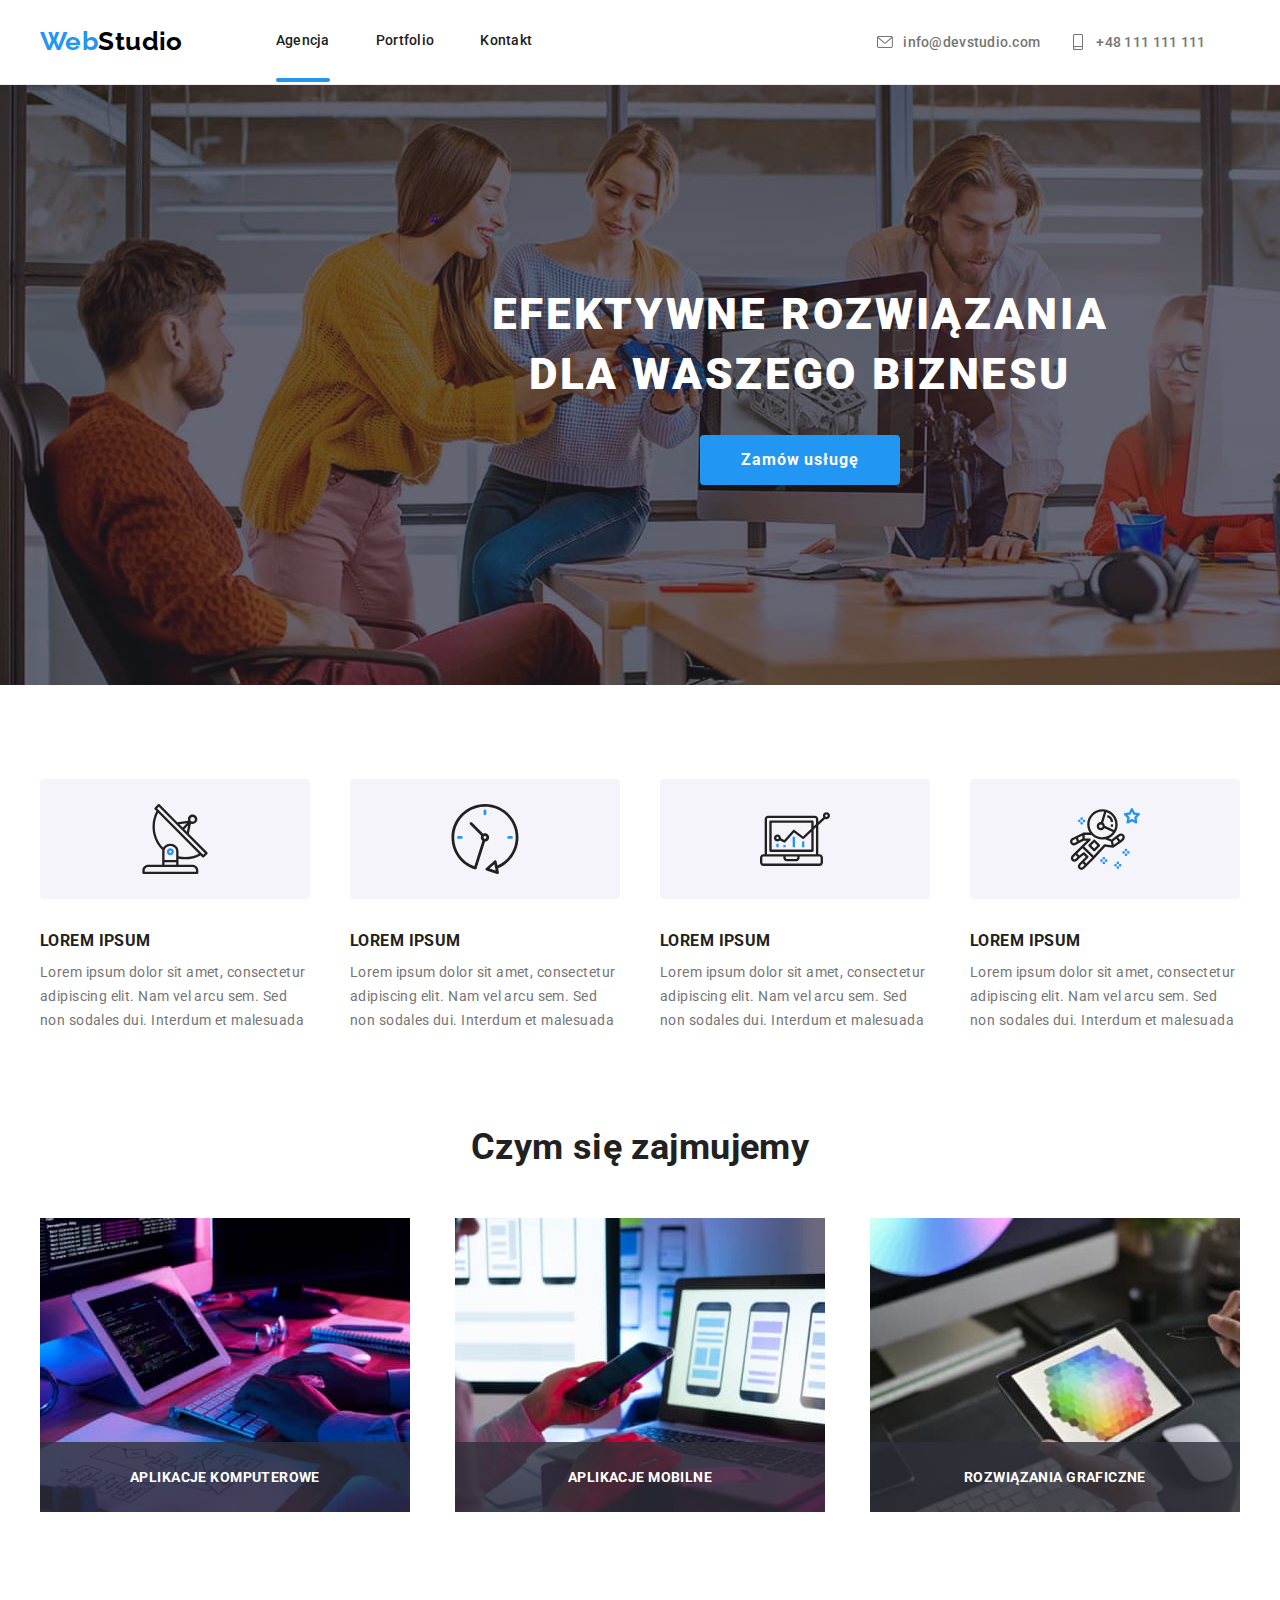
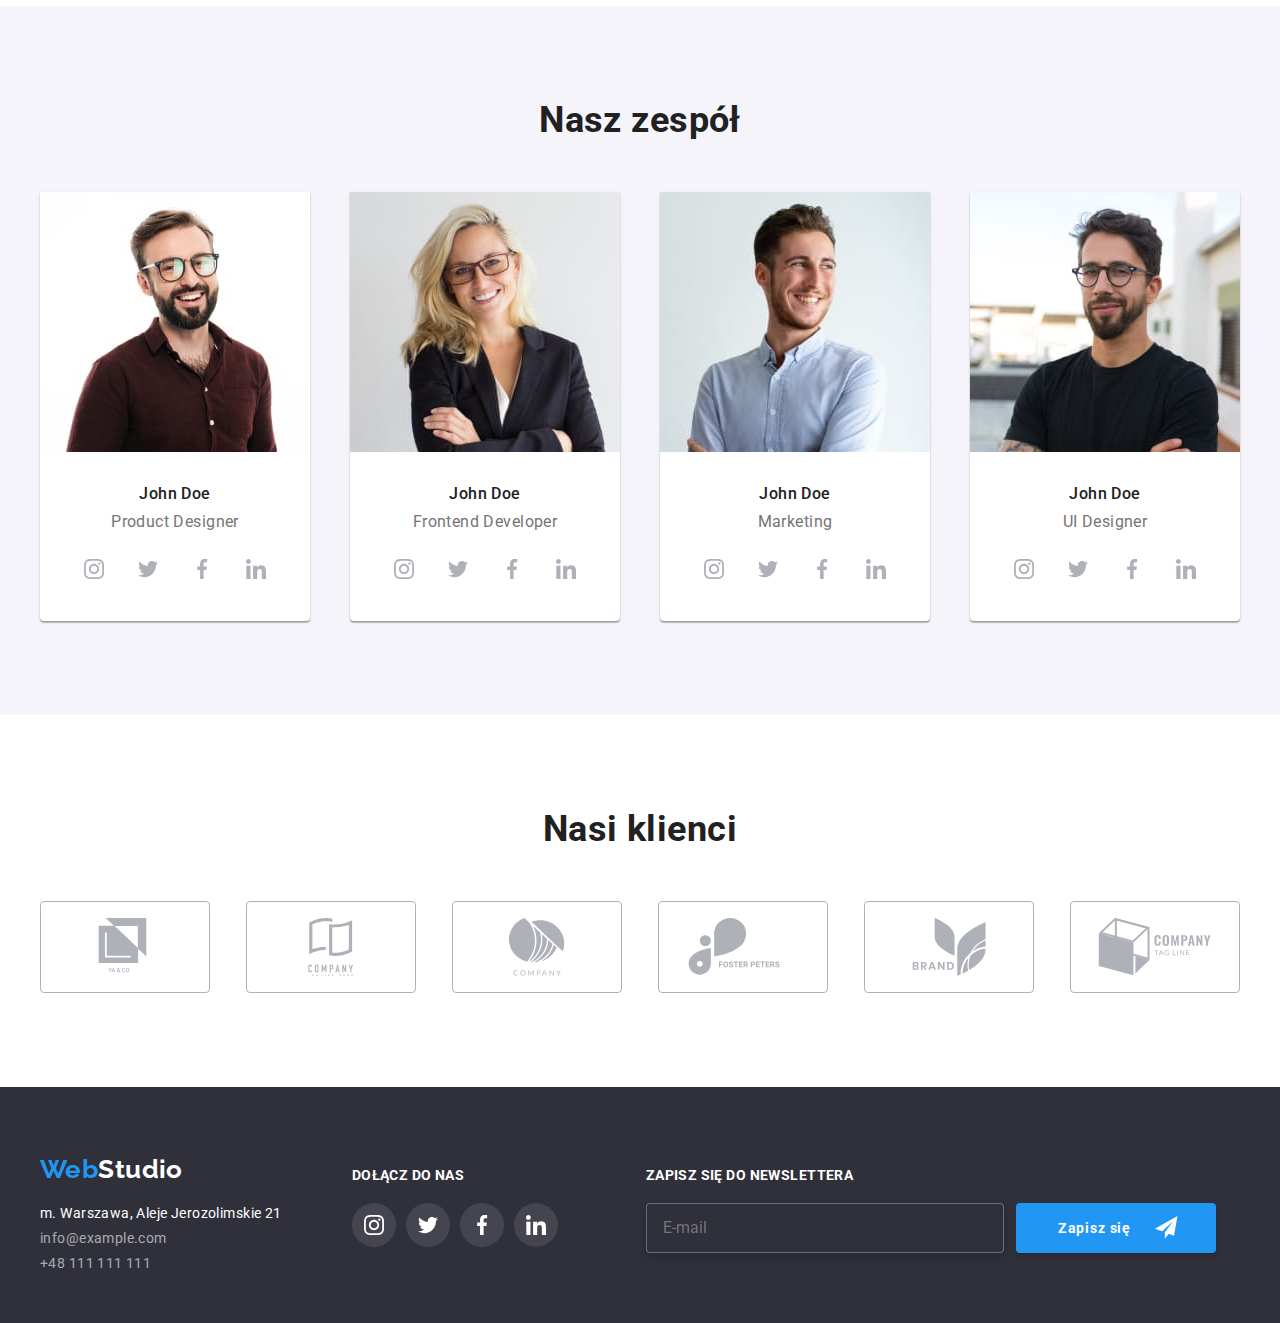
<file: index.html>
<!DOCTYPE html>
<html lang="en">
  <head>
    <meta charset="UTF-8" />
    <meta http-equiv="X-UA-Compatible" content="IE=edge" />
    <meta name="viewport" content="width=ć, initial-scale=1.0" />
    <link rel="stylesheet" href="./css/modern-normalize.css" />
    <link rel="preconnect" href="https://fonts.googleapis.com" />
    <link rel="preconnect" href="https://fonts.gstatic.com" crossorigin />
    <link
      href="https://fonts.googleapis.com/css2?family=Raleway:wght@700&family=Roboto:wght@400;500;700;900&display=swap"
      rel="stylesheet"
    />
    <link rel="stylesheet" href="./css/styles.css" />
    <title>Main pages</title>
  </head>
  <body>
    <header>
      <div class="container">
        <a class="logo logo-web" href="./index.html"
          >Web<span class="logo logo-studio-black">Studio</span></a
        >
        <nav>
          <ul class="navigation">
            <li><a class="link current" href="#agency">Agencja</a></li>
            <li><a class="link" href="./portfolio.html">Portfolio</a></li>
            <li><a class="link" href="./#contact">Kontakt</a></li>
          </ul>
        </nav>
        <ul class="contacts-header">
          <li>
            <a class="contact" href="mailto:info@devstudio.com">
              <svg class="icon-header">
                <use href="./images/symbol-defs.svg#icon-envelope"></use>
              </svg>
              info@devstudio.com
            </a>
          </li>
          <li>
            <a class="contact" href="tel:+48111111111">
              <svg class="icon-header">
                <use href="./images/symbol-defs.svg#icon-phone"></use>
              </svg>
              +48 111 111 111
            </a>
          </li>
        </ul>
      </div>
    </header>

    <main>
      <section class="order">
        <div class="container order-container">
          <h1>EFEKTYWNE ROZWIĄZANIA DLA WASZEGO BIZNESU</h1>
          <button type="button" data-modal-open>Zamów usługę</button>
        </div>
      </section>
      <section class="features-padding section">
        <div class="container">
          <ul class="features">
            <li>
              <svg class="rectangle-features">
                <use href="./images/symbol-defs.svg#icon-antenna"></use>
              </svg>
              <h3>LOREM IPSUM</h3>
              <p>
                Lorem ipsum dolor sit amet, consectetur adipiscing elit. Nam vel arcu sem. Sed non
                sodales dui. Interdum et malesuada
              </p>
            </li>
            <li>
              <svg class="rectangle-features">
                <use href="./images/symbol-defs.svg#icon-clock"></use>
              </svg>
              <h3>LOREM IPSUM</h3>
              <p>
                Lorem ipsum dolor sit amet, consectetur adipiscing elit. Nam vel arcu sem. Sed non
                sodales dui. Interdum et malesuada
              </p>
            </li>
            <li>
              <svg class="rectangle-features">
                <use href="./images/symbol-defs.svg#icon-diagram"></use>
              </svg>
              <h3>lOREM IPSUM</h3>
              <p>
                Lorem ipsum dolor sit amet, consectetur adipiscing elit. Nam vel arcu sem. Sed non
                sodales dui. Interdum et malesuada
              </p>
            </li>
            <li>
              <svg class="rectangle-features">
                <use href="./images/symbol-defs.svg#icon-astronaut"></use>
              </svg>
              <h3>LOREm IPSUM</h3>
              <p>
                Lorem ipsum dolor sit amet, consectetur adipiscing elit. Nam vel arcu sem. Sed non
                sodales dui. Interdum et malesuada
              </p>
            </li>
          </ul>
        </div>
      </section>
      <section class="section">
        <div class="container what-we-do">
          <h2>Czym się zajmujemy</h2>
          <ul class="what-we-do-gallery">
            <li>
              <img src="images/img1.jpg" alt="Komputer" width="370" height="294" />
              <p class="label">Aplikacje Komputerowe</p>
            </li>
            <li>
              <img src="images/img2.jpg" alt="Telefon" width="370" height="294" />
              <p class="label">Aplikacje Mobilne</p>
            </li>
            <li>
              <img src="images/img3.jpg" alt="Tablet" width="370" height="294" />
              <p class="label">Rozwiązania graficzne</p>
            </li>
          </ul>
        </div>
      </section>
      <section class="section agency" id="agency">
        <div class="container">
          <h2>Nasz zespół</h2>
          <ul class="agency-gallery">
            <li>
              <img src="images/imgteam1.jpg" alt="Mężczyzna, John Doe" width="270" height="260" />
              <h3>John Doe</h3>
              <p>Product Designer</p>
              <ul class="agency-social-link">
                <li>
                  <a href="" class="social-item">
                    <svg class="icon-social-link" width="20" height="20">
                      <use href="./images/symbol-defs.svg#icon-instagram"></use>
                    </svg>
                  </a>
                </li>
                <li>
                  <a href="" class="social-item">
                    <svg class="icon-social-link" width="20" height="20">
                      <use href="./images/symbol-defs.svg#icon-twitter"></use>
                    </svg>
                  </a>
                </li>
                <li>
                  <a href="" class="social-item">
                    <svg class="icon-social-link" width="20" height="20">
                      <use href="./images/symbol-defs.svg#icon-facebook"></use>
                    </svg>
                  </a>
                </li>
                <li>
                  <a href="" class="social-item">
                    <svg class="icon-social-link" width="20" height="20">
                      <use href="./images/symbol-defs.svg#icon-linkedin"></use>
                    </svg>
                  </a>
                </li>
              </ul>
            </li>
            <li>
              <img src="images/imgteam2.jpg" alt="Kobieta, John Doe" width="270" height="260" />
              <h3>John Doe</h3>
              <p>Frontend Developer</p>
              <ul class="agency-social-link">
                <li>
                  <a href="" class="social-item">
                    <svg class="icon-social-link" width="20" height="20">
                      <use href="./images/symbol-defs.svg#icon-instagram"></use>
                    </svg>
                  </a>
                </li>
                <li>
                  <a href="" class="social-item">
                    <svg class="icon-social-link" width="20" height="20">
                      <use href="./images/symbol-defs.svg#icon-twitter"></use>
                    </svg>
                  </a>
                </li>
                <li>
                  <a href="" class="social-item">
                    <svg class="icon-social-link" width="20" height="20">
                      <use href="./images/symbol-defs.svg#icon-facebook"></use>
                    </svg>
                  </a>
                </li>
                <li>
                  <a href="" class="social-item">
                    <svg class="icon-social-link" width="20" height="20">
                      <use href="./images/symbol-defs.svg#icon-linkedin"></use>
                    </svg>
                  </a>
                </li>
              </ul>
            </li>
            <li>
              <img src="images/imgteam3.jpg" alt="Mężczyzna, John Doe" width="270" height="260" />
              <h3>John Doe</h3>
              <p>Marketing</p>
              <ul class="agency-social-link">
                <li>
                  <a href="" class="social-item">
                    <svg class="icon-social-link" width="20" height="20">
                      <use href="./images/symbol-defs.svg#icon-instagram"></use>
                    </svg>
                  </a>
                </li>
                <li>
                  <a href="" class="social-item">
                    <svg class="icon-social-link" width="20" height="20">
                      <use href="./images/symbol-defs.svg#icon-twitter"></use>
                    </svg>
                  </a>
                </li>
                <li>
                  <a href="" class="social-item">
                    <svg class="icon-social-link" width="20" height="20">
                      <use href="./images/symbol-defs.svg#icon-facebook"></use>
                    </svg>
                  </a>
                </li>
                <li>
                  <a href="" class="social-item">
                    <svg class="icon-social-link" width="20" height="20">
                      <use href="./images/symbol-defs.svg#icon-linkedin"></use>
                    </svg>
                  </a>
                </li>
              </ul>
            </li>
            <li>
              <img src="images/imgteam4.jpg" alt="Mężczyzna, John Doe" width="270" height="260" />
              <h3>John Doe</h3>
              <p>UI Designer</p>
              <ul class="agency-social-link">
                <li>
                  <a href="" class="social-item">
                    <svg class="icon-social-link" width="20" height="20">
                      <use href="./images/symbol-defs.svg#icon-instagram"></use>
                    </svg>
                  </a>
                </li>
                <li>
                  <a href="" class="social-item">
                    <svg class="icon-social-link" width="20" height="20">
                      <use href="./images/symbol-defs.svg#icon-twitter"></use>
                    </svg>
                  </a>
                </li>
                <li>
                  <a href="" class="social-item">
                    <svg class="icon-social-link" width="20" height="20">
                      <use href="./images/symbol-defs.svg#icon-facebook"></use>
                    </svg>
                  </a>
                </li>
                <li>
                  <a href="" class="social-item">
                    <svg class="icon-social-link" width="20" height="20">
                      <use href="./images/symbol-defs.svg#icon-linkedin"></use>
                    </svg>
                  </a>
                </li>
              </ul>
            </li>
          </ul>
        </div>
      </section>
      <section class="section our-customers">
        <div class="container">
          <h2>Nasi klienci</h2>
          <ul class="list-customers">
            <li>
              <a href="">
                <svg class="rectangle-customers">
                  <use href="./images/symbol-defs.svg#icon-logo1"></use>
                </svg>
              </a>
            </li>
            <li>
              <a href="">
                <svg class="rectangle-customers">
                  <use href="./images/symbol-defs.svg#icon-logo2"></use>
                </svg>
              </a>
            </li>
            <li>
              <a href="">
                <svg class="rectangle-customers">
                  <use href="./images/symbol-defs.svg#icon-logo3"></use>
                </svg>
              </a>
            </li>
            <li>
              <a href="">
                <svg class="rectangle-customers">
                  <use href="./images/symbol-defs.svg#icon-logo4"></use>
                </svg>
              </a>
            </li>
            <li>
              <a href="">
                <svg class="rectangle-customers">
                  <use href="./images/symbol-defs.svg#icon-logo5"></use>
                </svg>
              </a>
            </li>
            <li>
              <a href="">
                <svg class="rectangle-customers">
                  <use href="./images/symbol-defs.svg#icon-logo6"></use>
                </svg>
              </a>
            </li>
          </ul>
        </div>
      </section>
    </main>

    <footer class="contacts" id="contact">
      <div class="container">
        <div>
          <a class="logo logo-web" href="./index.html"
            >Web<span class="logo logo-studio-white">Studio</span>
          </a>
          <ul class="contacts-footer">
            <li><address>m. Warszawa, Aleje Jerozolimskie 21</address></li>
            <li><a class="contact" href="mailto:info@example.com">info@example.com</a></li>
            <li><a class="contact" href="tel:48111111111">+48 111 111 111</a></li>
          </ul>
        </div>
        <div class="footer-socialmedia">
          <p>Dołącz do nas</p>
          <ul class="footer-socialmedia-list">
            <li>
              <a class="footer-socialmedia-link" href="#">
                <svg class="icon-socialmedia" width="20" height="20">
                  <use href="./images/symbol-defs.svg#icon-instagram"></use>
                </svg>
              </a>
            </li>
            <li>
              <a class="footer-socialmedia-link" href="#">
                <svg class="icon-socialmedia" width="20" height="20">
                  <use href="./images/symbol-defs.svg#icon-twitter"></use>
                </svg>
              </a>
            </li>
            <li>
              <a class="footer-socialmedia-link" href="#">
                <svg class="icon-socialmedia" width="20" height="20">
                  <use href="./images/symbol-defs.svg#icon-facebook"></use>
                </svg>
              </a>
            </li>
            <li>
              <a class="footer-socialmedia-link" href="#">
                <svg class="icon-socialmedia" width="20" height="20">
                  <use href="./images/symbol-defs.svg#icon-linkedin"></use>
                </svg>
              </a>
            </li>
          </ul>
        </div>
        <form name="newsletter" class="newsletter">
          <p>Zapisz się do newslettera</p>
          <div class="input-newsletter">
            <label for="email-newsletter"></label>
            <input
              type="email"
              name="email-newsletter"
              class="newsletter-input"
              placeholder="E-mail"
            />
            <button type="submit" class="newsletter-btn">
              Zapisz się
              <svg class="newsletter-send-icon" width="30" height="30">
                <use href="./images/symbol-defs.svg#icon-send"></use>
              </svg>
            </button>
          </div>
        </form>
      </div>
    </footer>

    <div class="backdrop is-hidden" data-modal>
      <div class="modal">
        <button type="button" class="close-btn" data-modal-close>
          <svg class="icon-btn" width="30" height="30">
            <use href="./images/symbol-defs.svg#icon-close"></use>
          </svg>
        </button>
        <form class="modal-form">
          <h3>Zostaw swoje dane w formularzu poniżej</h3>
          <div class="modal-content">
            <label for="name" class="modal-label">Imie</label>
            <input type="text" name="name" id="name" class="modal-input" required />
            <svg class="modal-icon" width="18" height="18">
              <use href="./images/symbol-defs.svg#icon-person"></use>
            </svg>
          </div>
          <div class="modal-content">
            <label for="telephone" class="modal-label">Telefon</label>
            <input type="tel" name="telephone" id="telephone" class="modal-input" required />
            <svg class="modal-icon" width="18" height="18">
              <use href="./images/symbol-defs.svg#icon-modal-phone"></use>
            </svg>
          </div>
          <div class="modal-content">
            <label for="email" class="modal-label"> E-mail</label>
            <input type="email" name="email" id="email" class="modal-input" required />
            <svg class="modal-icon" width="18" height="18">
              <use href="./images/symbol-defs.svg#icon-email"></use>
            </svg>
          </div>
          <label for="comment" class="modal-label">Komentarz</label>
          <textarea
            type="text"
            name="comment"
            id="comment"
            placeholder="Wprowadź tekst"
            class="modal-comment"
          ></textarea>
          <div class="checkbox-container">
            <input type="checkbox" id="agreement" name="agreement" />
            <label for="agreement">
              Oświadczam iż akceptuję <a href="#" class="modal-link">Regulamin</a> i
              <a href="#" class="modal-link">Politykę Prywatności.</a>
            </label>
          </div>
          <button type="submit" class="modal-btn">Wyślij</button>
        </form>
      </div>
    </div>
    <script src="./js/modal.js"></script>
  </body>
</html>
</file>
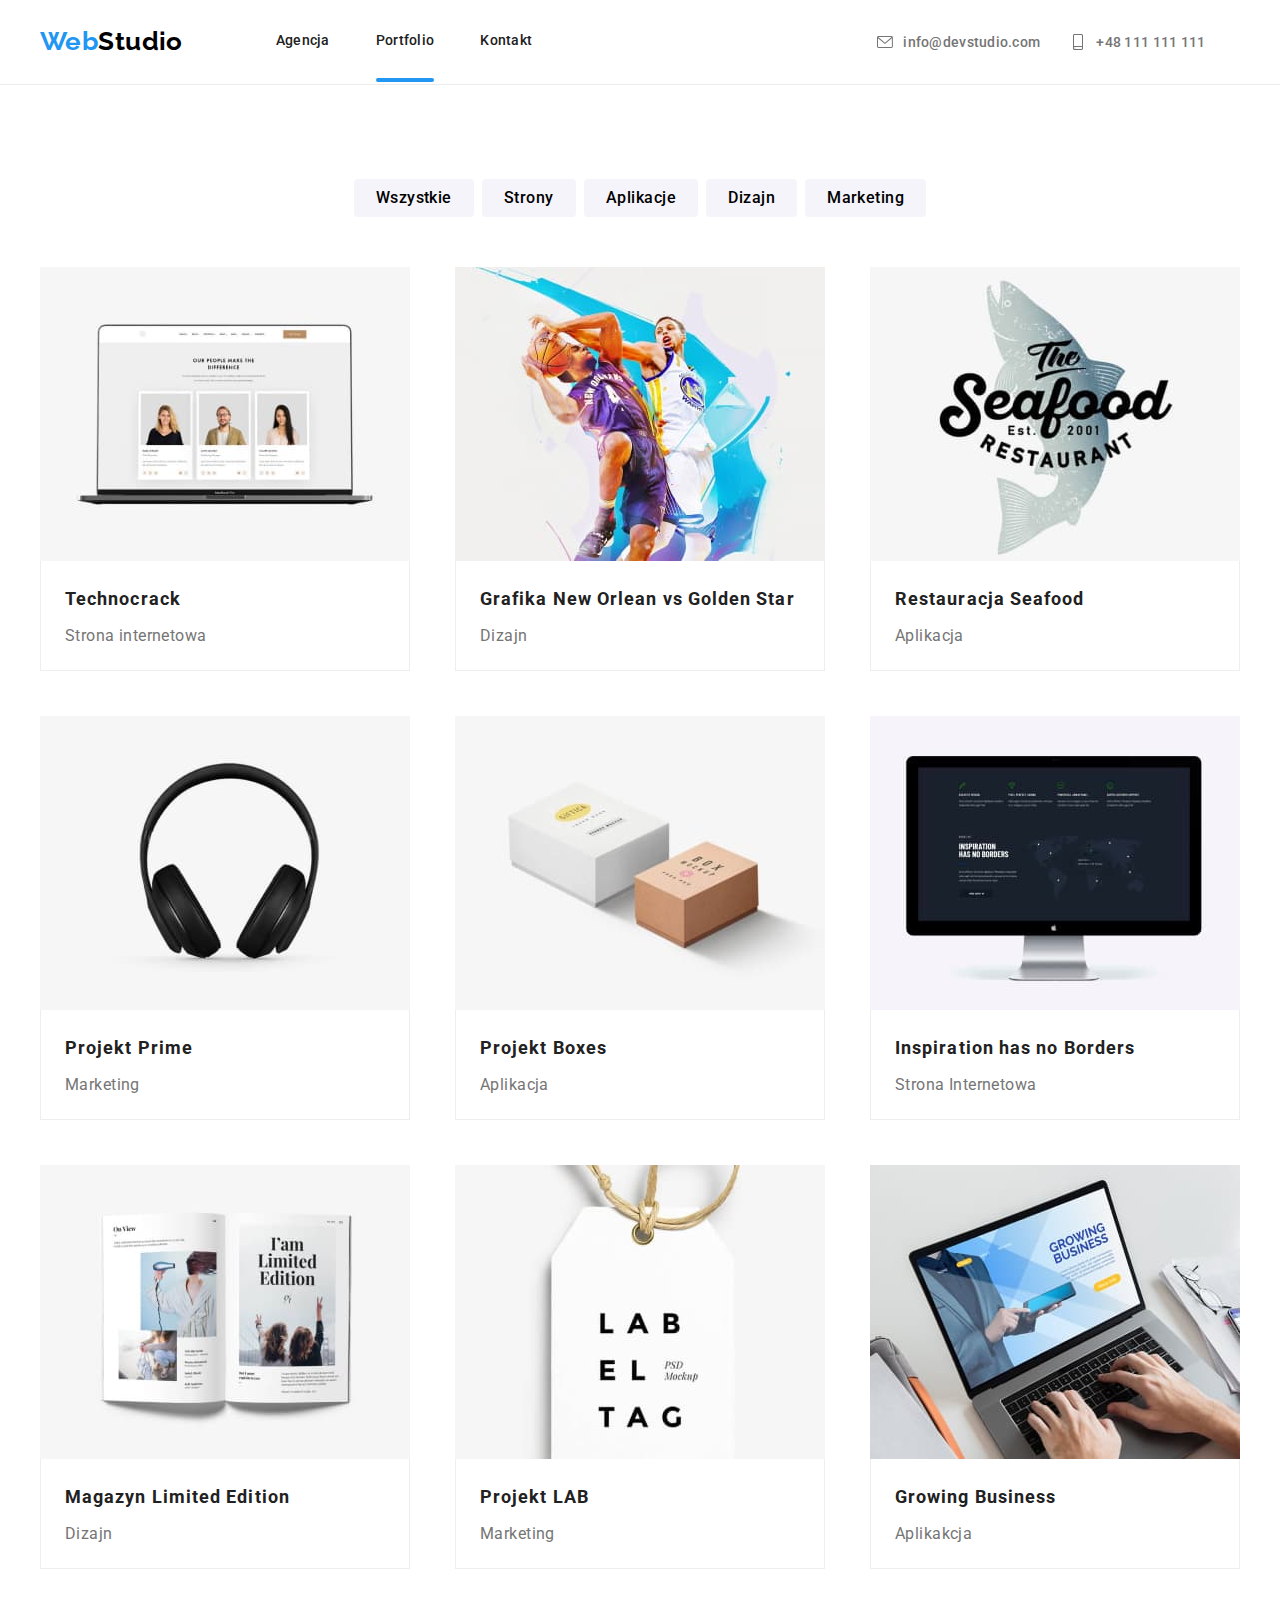
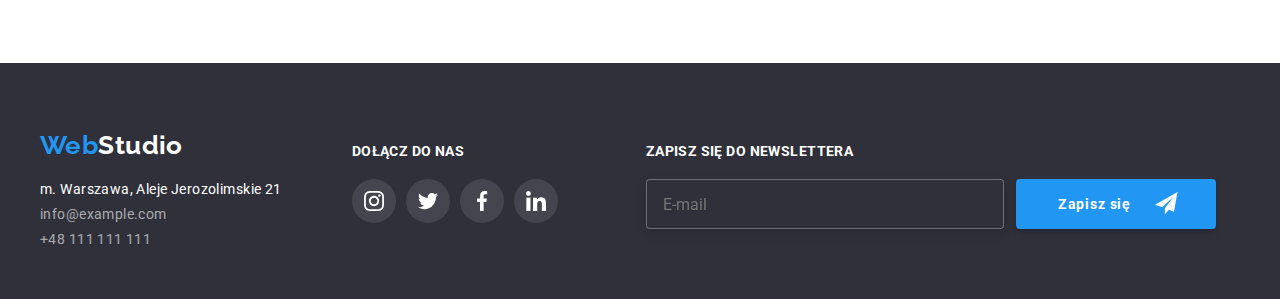
<file: portfolio.html>
<!DOCTYPE html>
<html lang="en">
  <head>
    <meta charset="UTF-8" />
    <meta http-equiv="X-UA-Compatible" content="IE=edge" />
    <meta name="viewport" content="width=ć, initial-scale=1.0" />
    <link rel="stylesheet" href="./css/modern-normalize.css" />
    <link rel="preconnect" href="https://fonts.googleapis.com" />
    <link rel="preconnect" href="https://fonts.gstatic.com" crossorigin />
    <link
      href="https://fonts.googleapis.com/css2?family=Raleway:wght@700&family=Roboto:wght@400;500;700;900&display=swap"
      rel="stylesheet"
    />
    <link rel="stylesheet" href="./css/styles.css" />
    <title>Portfolio</title>
  </head>
  <body>
    <header>
      <div class="container">
        <a class="logo logo-web" href="./index.html"
          >Web<span class="logo logo-studio-black">Studio</span>
        </a>

        <nav>
          <ul class="navigation">
            <li><a class="link" href="./#agency">Agencja</a></li>
            <li><a class="link current" href="./portfolio.html">Portfolio</a></li>
            <li><a class="link" href="#contact">Kontakt</a></li>
          </ul>
        </nav>

        <ul class="contacts-header">
          <li>
            <a class="contact" href="mailto:info@devstudio.com">
              <svg class="icon-header">
                <use href="./images/symbol-defs.svg#icon-envelope"></use>
              </svg>
              info@devstudio.com
            </a>
          </li>
          <li>
            <a class="contact" href="tel:+48111111111">
              <svg class="icon-header">
                <use href="./images/symbol-defs.svg#icon-phone"></use>
              </svg>
              +48 111 111 111
            </a>
          </li>
        </ul>
      </div>
    </header>

    <main>
      <section class="portfolio-button section" id="portfolio">
        <div class="container">
          <ul class="filter-buttons">
            <li><button type="button">Wszystkie</button></li>
            <li><button type="button">Strony</button></li>
            <li><button type="button">Aplikacje</button></li>
            <li><button type="button">Dizajn</button></li>
            <li><button type="button">Marketing</button></li>
          </ul>
        </div>
      </section>
      <section class="portfolio section">
        <div class="container">
          <ul class="portfolio-gallery">
            <li>
              <a href="" class="gallery-link">
                <img src="images/project1.jpg" alt="Laptop" width="370" height="294" />
                <div class="overlay">
                  <p class="text-overlay">
                    Technocrack jest popularną platformą wykorzystywaną do rozpowszechniania
                    koronawirusa. Firmy wykorzystują tę platformę do celów szpiegowskich i ataków na
                    niezabezpieczone serwery konkurencji
                  </p>
                </div>
                <div class="gallery-border">
                  <h3>Technocrack</h3>
                  <p>Strona internetowa</p>
                </div>
              </a>
            </li>
            <li>
              <a href="" class="gallery-link">
                <img src="images/project2.jpg" alt="Koszykarze" width="370" height="294" />
                <div class="overlay">
                  <p class="text-overlay">
                    Technocrack jest popularną platformą wykorzystywaną do rozpowszechniania
                    koronawirusa. Firmy wykorzystują tę platformę do celów szpiegowskich i ataków na
                    niezabezpieczone serwery konkurencji
                  </p>
                </div>
                <div class="gallery-border">
                  <h3>Grafika New Orlean vs Golden Star</h3>
                  <p>Dizajn</p>
                </div>
              </a>
            </li>
            <li>
              <a href="" class="gallery-link">
                <img src="images/project3.jpg" alt="Logo firmy" width="370" height="294" />
                <div class="overlay">
                  <p class="text-overlay">
                    Technocrack jest popularną platformą wykorzystywaną do rozpowszechniania
                    koronawirusa. Firmy wykorzystują tę platformę do celów szpiegowskich i ataków na
                    niezabezpieczone serwery konkurencji
                  </p>
                </div>
                <div class="gallery-border">
                  <h3>Restauracja Seafood</h3>
                  <p>Aplikacja</p>
                </div>
              </a>
            </li>
            <li>
              <a href="" class="gallery-link">
                <img src="images/project4.jpg" alt="Słuchawki" width="370" height="294" />
                <div class="overlay">
                  <p class="text-overlay">
                    Technocrack jest popularną platformą wykorzystywaną do rozpowszechniania
                    koronawirusa. Firmy wykorzystują tę platformę do celów szpiegowskich i ataków na
                    niezabezpieczone serwery konkurencji
                  </p>
                </div>
                <div class="gallery-border">
                  <h3>Projekt Prime</h3>
                  <p>Marketing</p>
                </div>
              </a>
            </li>
            <li>
              <a href="" class="gallery-link">
                <img src="images/project5.jpg" alt="Pudełka" width="370" height="294" />
                <div class="overlay">
                  <p class="text-overlay">
                    Technocrack jest popularną platformą wykorzystywaną do rozpowszechniania
                    koronawirusa. Firmy wykorzystują tę platformę do celów szpiegowskich i ataków na
                    niezabezpieczone serwery konkurencji
                  </p>
                </div>
                <div class="gallery-border">
                  <h3>Projekt Boxes</h3>
                  <p>Aplikacja</p>
                </div>
              </a>
            </li>
            <li>
              <a href="" class="gallery-link">
                <img src="images/project6.jpg" alt="Komputer Apple" width="370" height="294" />
                <div class="overlay">
                  <p class="text-overlay">
                    Technocrack jest popularną platformą wykorzystywaną do rozpowszechniania
                    koronawirusa. Firmy wykorzystują tę platformę do celów szpiegowskich i ataków na
                    niezabezpieczone serwery konkurencji
                  </p>
                </div>
                <div class="gallery-border">
                  <h3>Inspiration has no Borders</h3>
                  <p>Strona Internetowa</p>
                </div>
              </a>
            </li>
            <li>
              <a href="" class="gallery-link">
                <img src="images/project7.jpg" alt="Magazyn czasopismo" width="370" height="294" />
                <div class="overlay">
                  <p class="text-overlay">
                    Technocrack jest popularną platformą wykorzystywaną do rozpowszechniania
                    koronawirusa. Firmy wykorzystują tę platformę do celów szpiegowskich i ataków na
                    niezabezpieczone serwery konkurencji
                  </p>
                </div>
                <div class="gallery-border">
                  <h3>Magazyn Limited Edition</h3>
                  <p>Dizajn</p>
                </div>
              </a>
            </li>
            <li>
              <a href="" class="gallery-link">
                <img src="images/project8.jpg" alt="Zawieszka" width="370" height="294" />
                <div class="overlay">
                  <p class="text-overlay">
                    Technocrack jest popularną platformą wykorzystywaną do rozpowszechniania
                    koronawirusa. Firmy wykorzystują tę platformę do celów szpiegowskich i ataków na
                    niezabezpieczone serwery konkurencji
                  </p>
                </div>
                <div class="gallery-border">
                  <h3>Projekt LAB</h3>
                  <p>Marketing</p>
                </div>
              </a>
            </li>
            <li>
              <a href="" class="gallery-link">
                <img src="images/project9.jpg" alt="Komputer laptop" width="370" height="294" />
                <div class="overlay">
                  <p class="text-overlay">
                    Technocrack jest popularną platformą wykorzystywaną do rozpowszechniania
                    koronawirusa. Firmy wykorzystują tę platformę do celów szpiegowskich i ataków na
                    niezabezpieczone serwery konkurencji
                  </p>
                </div>
                <div class="gallery-border">
                  <h3>Growing Business</h3>
                  <p>Aplikakcja</p>
                </div>
              </a>
            </li>
          </ul>
        </div>
      </section>
    </main>

    <footer class="contacts" id="contact">
      <div class="container">
        <div>
          <a class="logo logo-web" href="./index.html"
            >Web<span class="logo logo-studio-white">Studio</span>
          </a>
          <ul class="contacts-footer">
            <li><address>m. Warszawa, Aleje Jerozolimskie 21</address></li>
            <li><a class="contact" href="mailto:info@example.com">info@example.com</a></li>
            <li><a class="contact" href="tel:48111111111">+48 111 111 111</a></li>
          </ul>
        </div>
        <div class="footer-socialmedia">
          <p>Dołącz do nas</p>
          <ul class="footer-socialmedia-list">
            <li>
              <a class="footer-socialmedia-link" href="#">
                <svg class="icon-socialmedia" width="20" height="20">
                  <use href="./images/symbol-defs.svg#icon-instagram"></use>
                </svg>
              </a>
            </li>
            <li>
              <a class="footer-socialmedia-link" href="#">
                <svg class="icon-socialmedia" width="20" height="20">
                  <use href="./images/symbol-defs.svg#icon-twitter"></use>
                </svg>
              </a>
            </li>
            <li>
              <a class="footer-socialmedia-link" href="#">
                <svg class="icon-socialmedia" width="20" height="20">
                  <use href="./images/symbol-defs.svg#icon-facebook"></use>
                </svg>
              </a>
            </li>
            <li>
              <a class="footer-socialmedia-link" href="#">
                <svg class="icon-socialmedia" width="20" height="20">
                  <use href="./images/symbol-defs.svg#icon-linkedin"></use>
                </svg>
              </a>
            </li>
          </ul>
        </div>
        <form name="newsletter" class="newsletter">
          <p>Zapisz się do newslettera</p>
          <div class="input-newsletter">
            <label for="email-newsletter"></label>
            <input
              type="email"
              name="email-newsletter"
              class="newsletter-input"
              placeholder="E-mail"
            />
            <button type="submit" class="newsletter-btn">
              Zapisz się
              <svg class="newsletter-send-icon" width="30" height="30">
                <use href="./images/symbol-defs.svg#icon-send"></use>
              </svg>
            </button>
          </div>
        </form>
      </div>
    </footer>
  </body>
</html>
</file>
<file: css/styles.css>
/*   GLOBAL VALUES   */

:root {
  --brand-color: #2196f3;
  --main-color: #212121; /* txt, hdr, btn */
  --main-gray-color: #757575; /* p */
  --background-dark-color: #2f303a; /*order, footer*/
  --background-gray-color: #f5f4fa; /* team bg, button bg */
  --white-color: #fff; /* main bg, active txt, logo ftr */
  --black-color: #000; /* logo hdr*/
  --footer-contacts-color: rgba(255, 255, 255, 0.6);
  --header-border-color: #ececec;
  --portfolio-gallery-border: #EEEEEE;
  --icon-fill: #AFB1B8;
  --footer-icons-socialmedia-color: rgba(255, 255, 255, 0.1);
  --order-gradient: linear-gradient(to bottom,
        rgba(47, 48, 58, 0.4),
        rgba(47, 48, 58, 0.4));
  --transition-function: cubic-bezier(0.4, 0, 0.2, 1);
  --transition-duration: 250ms;
}

h1,
h2,
h3,
h4,
h5,
h6,
p,
ul {
  margin: 0px;
  padding: 0px;
}

body {
  font-style: normal;
  font-family: 'Roboto', 'Raleway', sans-serif;
  color: var(--main-color);
  font-size: 14px;
  font-weight: 400;
  letter-spacing: 0.03em;
  background-color: var(--white-color)
}

.container {
  margin: 0px auto;
  width: 1200px;
}

.section {
  padding-top: 94px;
  padding-bottom: 94px;
}

/*   ---------------------------------HEADER----------------------------------   */

.logo {
  font-family: 'Raleway', sans-serif;
  font-size: 26px;
  font-weight: 700;
  text-decoration: none;
}

.logo-web {
  color: var(--brand-color); 
}

.logo-studio-black {
  color: var(--black-color);
}

.logo-studio-white {
  color: var(--white-color);
}

/*   header navigation and contacts  */

header {
  border-bottom: 1px solid var(--header-border-color);
}

header .container {
  display: flex;
  align-items: center;
}

header .container > .logo {
  padding-top: 24px;
  padding-bottom: 25px;
}

.navigation > li,
.contacts > li {
  padding-top: 32px;
  padding-bottom: 32px;
}

.navigation,
.contacts-header {
  display: flex;
  justify-content: space-between;
  font-weight: 500;
  line-height: 1.15;
  letter-spacing: 0.02em;
  list-style: none;
}

/*   header navigation   */

.navigation {
  margin-left: 93px;

}

.navigation > li:not(:last-child) {
  margin-right: 46px;
}

.navigation .link {
  text-decoration: none;
  color: var(--main-color);
  transition-property: color;
  transition-duration: var(--transition-duration);
  transition-timing-function: var(--transition-function);
}

.navigation .link:focus,
.navigation .link:hover {
  color: var(--brand-color);
}

.current::after {
  content: "";
  display: block;
  position: relative;
  border-top: 4px solid var(--brand-color);
  border-radius: 2px;
  top: 30px;
}


/*   header contact   */

.contacts-header {
  display: flex;
  align-items: center;
  margin-left: 345px;
}

.contact {
  display: flex;
}

.contacts-header > li:not(:last-child) {
  margin-right: 30px;
}

.contacts-header .contact {
  text-decoration: none;
  color: var(--main-gray-color);
  fill: var(--main-gray-color);
  transition-property: color , fill;
  transition-duration: var(--transition-duration);
  transition-timing-function: var(--transition-function);
  }

.icon-header {

  width: 16px;
  height: 16px;
  margin-right: 10px;
}

.contacts-header .contact:hover,
.contacts-header .contact:focus {
   color: var(--brand-color);
   fill: var(--brand-color);
  }

/*   -------------------------------------MAIN PAGES-----------------------------------  */

.order {
  width: 1600px;
  height: 600px;
  text-align: center;
  margin-left: auto;
  margin-right: auto;
  background-color: var(--background-dark-color);
  background-image: var(--order-gradient), url(../images/order-background.jpg);
  background-repeat: no-repeat;
  background-position: center;
  background-size: cover;
}

.order > .container {
  display: flex;
  flex-direction: column;
}

.order-container {
  padding-top: 200px;
  padding-bottom: 200px;
}
.order-container > h1 {
  margin-left: auto;
  margin-right: auto;
  padding-bottom: 30px;
  width: 696px;
  font-size: 44px;
  color: var(--white-color);
  text-align: center;
  font-weight: 900;
  line-height: 1.363;
  letter-spacing: 0.06em;
}

.order-container button {
  margin-left: auto;
  margin-right: auto;
  padding: 10px 32px;
  width: 200px;
  height: 50px;
  font-family: 'Roboto', sans-serif;
  font-size: 16px;
  color: var(--white-color);
  text-align: center;
  font-weight: 700;
  line-height: 1.875;
  letter-spacing: 0.06em;
  background-color: var(--brand-color);
  border-style: hidden;
  border-radius: 4px;
  cursor: pointer;
}

/*   features   */

.features-padding {
  padding-bottom: 0px;
}

.features {
  display: flex;
  justify-content: space-between;
}

.features > li {
  list-style: none;
  width: 270px;
}

.rectangle-features {
  display: inline-block;
  width: 270px;
  height: 120px;
  padding-top: 25px;
  padding-bottom: 25px;
  justify-content: center;
  background: var(--background-gray-color);
  border-radius: 4px;
}

.features h3 {
  padding-top: 30px;
  padding-bottom: 10px;
  font-weight: 700;
  text-transform: uppercase;
}
.features p {
  color: var(--main-gray-color);
  line-height: 1.71;
}

/*    what we do   */

.what-we-do {
  display: flex;
  flex-direction: column;
}

.what-we-do h2 {
  padding-bottom: 50px;
  font-size: 36px;
  font-weight: 700;
  text-align: center;
}

.what-we-do-gallery {
  display: flex;
  justify-content: space-between;
  list-style: none;
}

.what-we-do-gallery > li {
  position: relative;
  overflow: hidden;
  width: 370px;
  height: 294px;
}


.label {
  position: absolute;
  width: 370px;
  height: 70px;
  padding-top: 27px;
  padding-bottom: 27px;
  text-align: center;
  text-transform: uppercase;
  font-weight: 700;
  color: var(--white-color);
  right: 0px;
  bottom: 0px;
  background: rgba(47, 48, 58, 0.8);
}

/*   agency team    */   

.agency {
  background-color: var(--background-gray-color);
}

.agency > .container {
  display: flex;
  flex-direction: column;
}

.agency h2 {
  padding-bottom: 50px;
  font-size: 36px;
  text-align: center;
}

.agency-gallery {
  display: flex;
  justify-content: space-between;
  list-style: none;
}

.agency-gallery > li {
  width: 270px;
  background: var(--white-color);
  text-align: center;
  border-bottom-right-radius: 4px;
  border-bottom-left-radius: 4px;
  box-shadow: 0px 1px 3px rgba(0, 0, 0, 0.12), 0px 1px 1px rgba(0, 0, 0, 0.14), 0px 2px 1px rgba(0, 0, 0, 0.2);
  border-radius: 0px 0px 4px 4px;
  list-style: none;
}

.agency-gallery h3 {
  text-decoration: none;
  padding-top: 30px;
  padding-bottom: 10px;
  font-size: 16px;
  font-weight: 500;
}

.agency-gallery p {
  font-size: 16px;
  color: var(--main-gray-color);
}

.agency-social-link {
  padding-top: 16px;
  padding-right: 32px;
  padding-left: 32px;
  padding-bottom: 30px;
  display: flex;
  justify-content: space-between;
  list-style: none;
}

.social-item {
 display: flex;
 justify-content: center;
 align-items: center;
 padding: 12px 12px;
 width: 44px;
 height: 44px;
 fill: var(--icon-fill);
 border-radius: 50%;
 transition-property: background-color , color, fill;
 transition-duration: var(--transition-duration);
 transition-timing-function: var(--transition-function);
}

.social-item:hover,
.social-item:focus {
  color: var(--white-color);
  fill: var(--white-color);
  background-color: var(--brand-color);
}

/*   Our customers   */

.our-customers > .container {
  display: flex;
  flex-direction: column;
}

.our-customers h2 {
  padding-bottom: 50px;
  font-size: 36px;
  text-align: center;
}

.list-customers {
  display: flex;
  justify-content: space-between;
  list-style: none;
}

.rectangle-customers {
  display: flex;
  padding-top: 16px;
  padding-bottom: 16px;
  justify-content: center;
  box-sizing: border-box;
  width: 170px;
  height: 92px;
  fill: var(--icon-fill);
  border: 1px solid var(--icon-fill);
  border-radius: 4px;
  transition-property: border-color, fill;
  transition-duration: var(--transition-duration);
  transition-timing-function: var(--transition-function);
}

.rectangle-customers:hover,
.rectangle-customers:focus {
  fill: var(--brand-color);
  border-color: var(--brand-color);

}

/*   -------------------------MAIN PORTFOLIO-----------------------------   */

.portfolio-button {
 padding-bottom: 0px;
}

.filter-buttons {
  display: flex;
  justify-content: center;
  padding-bottom: 50px;
  list-style: none ;
}
.filter-buttons > li:not(:first-child) {
  margin-left: 8px;
}
.filter-buttons button {
  padding: 6px 22px;
  font-family: 'Roboto', sans-serif;
  font-size: 16px;
  text-align: center;
  font-weight: 500;
  line-height: 1.625;
  letter-spacing: 0.03em;
  background-color: var(--background-gray-color);
  border-style: hidden;
  border-radius: 4px;
  cursor: pointer;
  transition-property: background-color, color , box-shadow ;
  transition-duration: var(--transition-duration);
  transition-timing-function: var(--transition-function);
}

.filter-buttons button:hover,
.filter-buttons button:focus,
.filter-buttons button:active {
  color: var(--white-color);
  background-color: var(--brand-color);
  box-shadow: 0px 3px 1px rgba(0, 0, 0, 0.1), 0px 1px 2px rgba(0, 0, 0, 0.08), 0px 2px 2px rgba(0, 0, 0, 0.12);
}

.portfolio {
  padding-top: 0px;
}

.portfolio-gallery {
  display: flex;
  flex-wrap: wrap; 
  justify-content: space-between;
  align-content: space-between;
  row-gap: 45px;
  list-style: none;

}

.portfolio-gallery > li {
  position: relative;
  width: 370px;
  height: 404px;
  background: var(--white-color);
  transition-property: box-shadow;
  transition-duration: var(--transition-duration);
  transition-timing-function: var(--transition-function);
  overflow: hidden;
}

.portfolio-gallery > li:hover,
.portfolio-gallery > li:focus {
  box-shadow: 0px 1px 1px rgba(0, 0, 0, 0.12),
    0px 4px 4px rgba(0, 0, 0, 0.06),
    1px 4px 6px rgba(0, 0, 0, 0.16);;
}

.portfolio-gallery > li:hover .overlay {
  transform: translatex(0);
}

.overlay {
  position: absolute;
  top: 0px;
  left: 0;
  width: 100%;
  height: 100%;
  background-color: var(--brand-color);
  opacity: 90%;
  transform: translatey(100%);
  transition: transform 250ms ease;
}

.text-overlay {
  padding-top: 49px;
  padding-right: 45px;
  padding-left: 24px;
  font-size: 18px;
  line-height: 1.55;
  color: var(--white-color);
  padding-top: 49px;
}

.gallery-link {
  text-decoration: none;
}

.portfolio-gallery img {
  display: block;
}

.gallery-border {
  z-index: 100;
  position: absolute;
  width: 370px;
  height: 110px;
  padding-top: 294;
  background-color: var(--white-color);
  border-right: 1px solid var(--portfolio-gallery-border);
  border-bottom: 1px solid var(--portfolio-gallery-border);
  border-left: 1px solid var(--portfolio-gallery-border);
}

/*   second way of framing 
.portfolio-gallery img {
  margin-top: -1px;
  margin-left: -1px;
} */

.gallery-border h3 {
  margin-left: 24px;
  padding-top: 20px;
  font-size: 18px;
  color: var(--main-color);
  font-weight: 700;
  line-height: 2;
  letter-spacing: 0.06em;
}

.gallery-border p {

  margin-left: 24px;
  padding-top: 4px;
  padding-bottom: 20px;
  font-size: 16px;
  color: var(--main-gray-color);
  line-height: 1.875;
}

/*  ------------------------------ FOOTER------------------------------  */

footer > .container {
  display: flex;
}

.contacts {
  padding-top: 68px;
  padding-bottom: 52px;
  color: var(--white-color);
  background-color: var(--background-dark-color);
}

.contacts-footer {
  padding-top: 20px;
  list-style: none;
}

.contacts-footer address {
  font-style: normal;
}

.contacts-footer > li:not(:last-child) {
  padding-bottom: 9px;
}

.contacts-footer .contact {
  text-decoration: none;
  color: var(--footer-contacts-color);
  transition-property: color;
  transition-duration: var(--transition-duration);
  transition-timing-function: var(--transition-function);
}
.contacts-footer .contact:hover,
.contacts-footer .contact:focus {
  color: var(--brand-color);
}

.footer-socialmedia {
  margin-left: 70px;
  padding-top: 12px;
}

.footer-socialmedia > p {
  margin-bottom: 20px;
  font-weight: 700;
  text-transform: uppercase;
  color: var(--white-color);
}

.footer-socialmedia-list {
  display: flex;
  list-style: none;
}

.footer-socialmedia-list > li {
  margin-right: 10px;
}

.footer-socialmedia-link {
  display: flex;
  justify-content: center;
  align-items: center;
  padding: 12px 12px;
  width: 44px;
  height: 44px;
  background-color: var(--footer-icons-socialmedia-color);
  fill: var(--white-color);
  border-radius: 50%;
  transition-property: background-color;
  transition-duration: var(--transition-duration);
  transition-timing-function: var(--transition-function);
}

.footer-socialmedia-link:hover,
.footer-socialmedia-link:focus {
  background-color: var(--brand-color);
}

.newsletter {
  margin-left: 78px;
  padding-top: 12px;
}

.newsletter > p {

  font-weight: 700;
  text-transform: uppercase;
  color: var(--white-color);
}

.input-newsletter {
  display: flex;
  align-items: center;
}

.newsletter-input {
  margin-top: 20px;
  width: 358px;
  height: 50px;
  padding-left: 16px;
  font-size: 16px;
  color: var(--footer-contacts-color);
  background-color: var(--background-dark-color);
  border: 1px solid rgba(255, 255, 255, 0.3);
  filter: drop-shadow(0px 4px 4px rgba(0, 0, 0, 0.15));
  border-radius: 4px;
}

.newsletter-btn {
  display: flex;
  align-items: center;
  margin-top: 20px;
  margin-left: 12px;
  padding-left: 42px;
  width: 200px;
  height: 50px;
  color: var(--white-color);
  font-weight: 700;
  line-height: 1.875;
  letter-spacing: 0.06em;
  background-color: var(--brand-color);
  border-style: hidden;
  box-shadow: 0px 4px 4px rgba(0, 0, 0, 0.15);
  border-radius: 4px;
  cursor: pointer;
}

.newsletter-send-icon {
  margin-left: 24px;
  margin-top: 6px;
}
/*----------------------------------MODAL WINDOW----------------------*/

.backdrop {
  position: fixed;
  top: 0;
  left: 0;
  width: 100%;
  height: 100%;
  background: rgba(0, 0, 0, 0.2);
  opacity: 1;
  transition: opacity var(--transition-duration) var(--transition-function);
}

.backdrop.is-hidden {
  opacity: 0;
  pointer-events: none;
}

.backdrop.is-hidden .modal {
  transform: translate(-50%, -50%) scale(0.7);
  transition: transform 500ms var(--transition-function);
}

.modal {
  display: flex;
  flex-direction: column;
  position: absolute;
  top: 50%;
  left: 50%;
  transform: translate(-50%, -50%) scale(1);
  transition: transform var(--transition-duration) var(--transition-function);
  width: 528px;
  height: 581px;
  background-color: var(--white-color);
  box-shadow: 0px 1px 3px rgba(0, 0, 0, 0.12), 0px 1px 1px rgba(0, 0, 0, 0.14), 0px 2px 1px rgba(0, 0, 0, 0.2);
  border-radius: 4px;
}

.close-btn {
  position: absolute;
  display: flex;
  justify-content: center;
  align-items: center;
  z-index: 100;
  width: 30px;
  height: 30px;
  right: 8px;
  top: 8px;
  padding: 1px;
  border-radius: 15px;
  background: #FFFFFF;
  border: 1px solid rgba(0, 0, 0, 0.1);
}

.icon-btn {
  display: flex;
  justify-content: center;
  align-items: center;
  padding-left: 1px;
  padding-top: 2px;
}

.close-btn:hover {
  cursor: pointer;
}

.modal-form {
  display: flex;
  flex-direction: column;
  position: absolute;
  width: 528px;
  height: 581px;
}

.modal-form > h3 { 
  display: flex;
  margin-left: auto;
  margin-right: auto;
  padding-top: 40px;
  padding-bottom: 12px;
  font-size: 20px;
  font-weight: 700;
  line-height: 1.15;
  text-align: center;
}

.modal-content {
  display: flex;
  position: relative;
  flex-direction: column;
  margin-bottom: 10px;
}

.modal-label {
  display: flex;
  margin-left: 40px;
  padding-bottom: 4px;
  font-size: 12px;
  letter-spacing: 1%;
  color: var(--main-gray-color);
}

.modal-input {
  width: 448px;
  height: 40px;
  margin-left: 40px;
  padding-left: 42px;
  border: 1px solid rgba(33, 33, 33, 0.2);
  border-radius: 4px;
  box-sizing: border-box;
  transition: border-color var(--transition-duration) var(--transition-function);
}

.modal-icon {
  position: absolute;
  top: 50%;
  left: 52px;
  fill: currentColor;
  transition: fill var(--transition-duration) var(--transition-function);
}

.modal-comment {
  width: 448px;
  height: 120px;
  margin-left: 40px;
  margin-bottom: 20px;
  padding: 12px 16px;
  color: var(--main-gray-color);
  font-size: 12px;
  resize: none;
  border: 1px solid rgba(33, 33, 33, 0.2);
  border-radius: 4px;
  transition: border-color var(--transition-duration) var(--transition-function);
}

.modal-input:focus,
.modal-comment:focus {
  border: 1px solid var(--brand-color);
  outline: none;
}

.modal-input:focus + .modal-icon {
  fill: var(--brand-color);
}

.checkbox-container {
  display: flex;
  margin-left: auto;
  margin-right: auto;
  align-items: center;
  margin-bottom: 30px;
}

.modal-form [type="checkbox"] {
  opacity: 0;
}

.modal-form [type="checkbox"] + label {
  position: relative;
  cursor: pointer;
  padding-left: 24px;
  display: inline-block;
  color: var(--main-gray-color);
}

.modal-form [type="checkbox"] + label::before {
  content: "";
  position: absolute;
  left: 0;
  top: 0;
  width: 16px;
  height: 16px;
  border: 2px solid var(--main-color);
  background: #fff;
  border-radius: 2px;
}

.modal-form [type="checkbox"]:checked + label::after {
  content: "";
  position: absolute;
  left: 0;
  top: 0;
  width: 16px;
  height: 16px;
  background-image: url(../images/checkbox.svg);
  background-size:contain; 
  border-style: none;
  border-radius: 2px;
  transform: scale(1);
  opacity: 1;
  transition: var(--transition-duration) var(--transition-function);
}

.modal-form [type="checkbox"]:not(:checked) + label::after {
  content: "";
  position: absolute;
  left: 0;
  top: 0;
  width: 16px;
  height: 16px;
  background-image: url(../images/checkbox.svg);
  background-size: contain;
  border-style: none;
  border-radius: 2px;
  transform: scale(0);
  opacity: 0; 
}

.modal-link {
  color: var(--brand-color);
}

.modal-btn {
  display: flex;
  justify-content: center;
  align-items: center;
  width: 200px;
  height: 50px;
  margin-left: auto;
  margin-right: auto;
  color: var(--white-color);
  font-weight: 700;
  line-height: 1.875;
  letter-spacing: 0.06em;
  background-color: var(--brand-color);
  border-style: hidden;
  box-shadow: 0px 4px 4px rgba(0, 0, 0, 0.15);
  border-radius: 4px;
  cursor: pointer;
}
</file>
